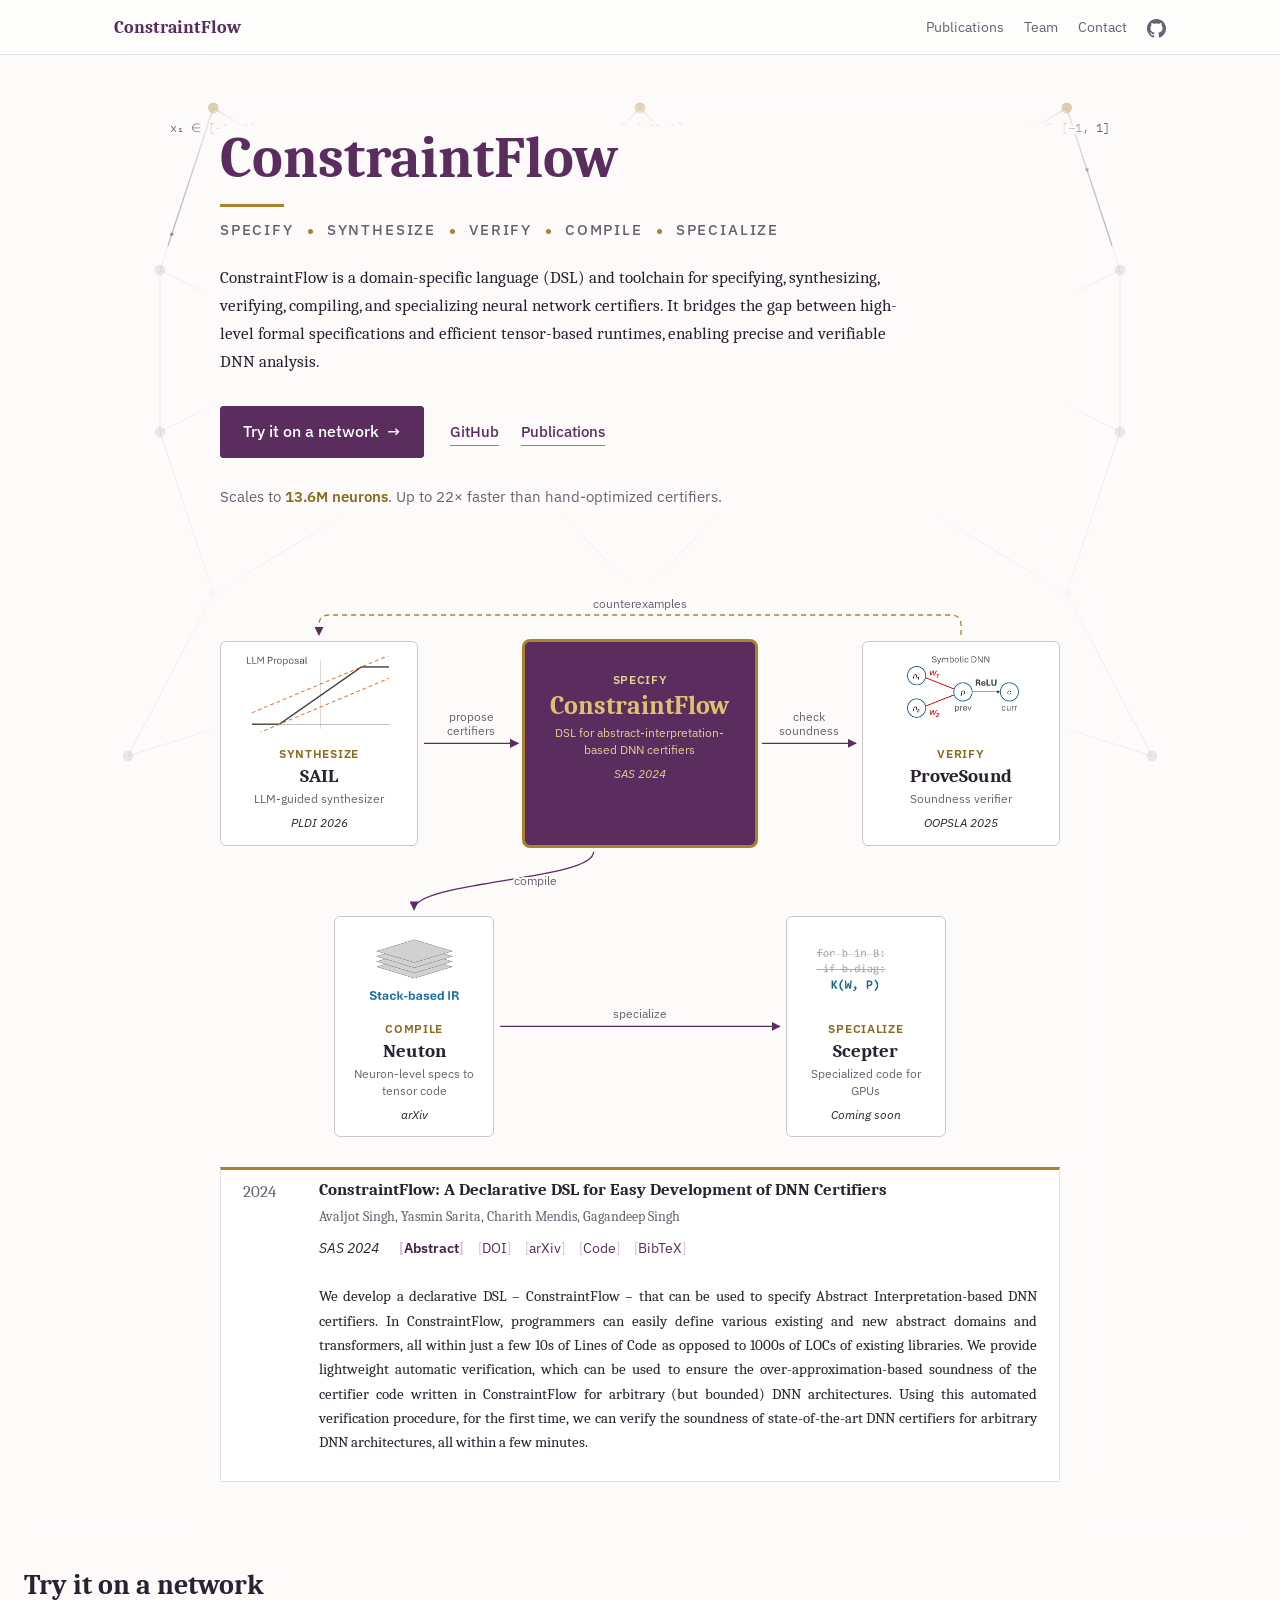
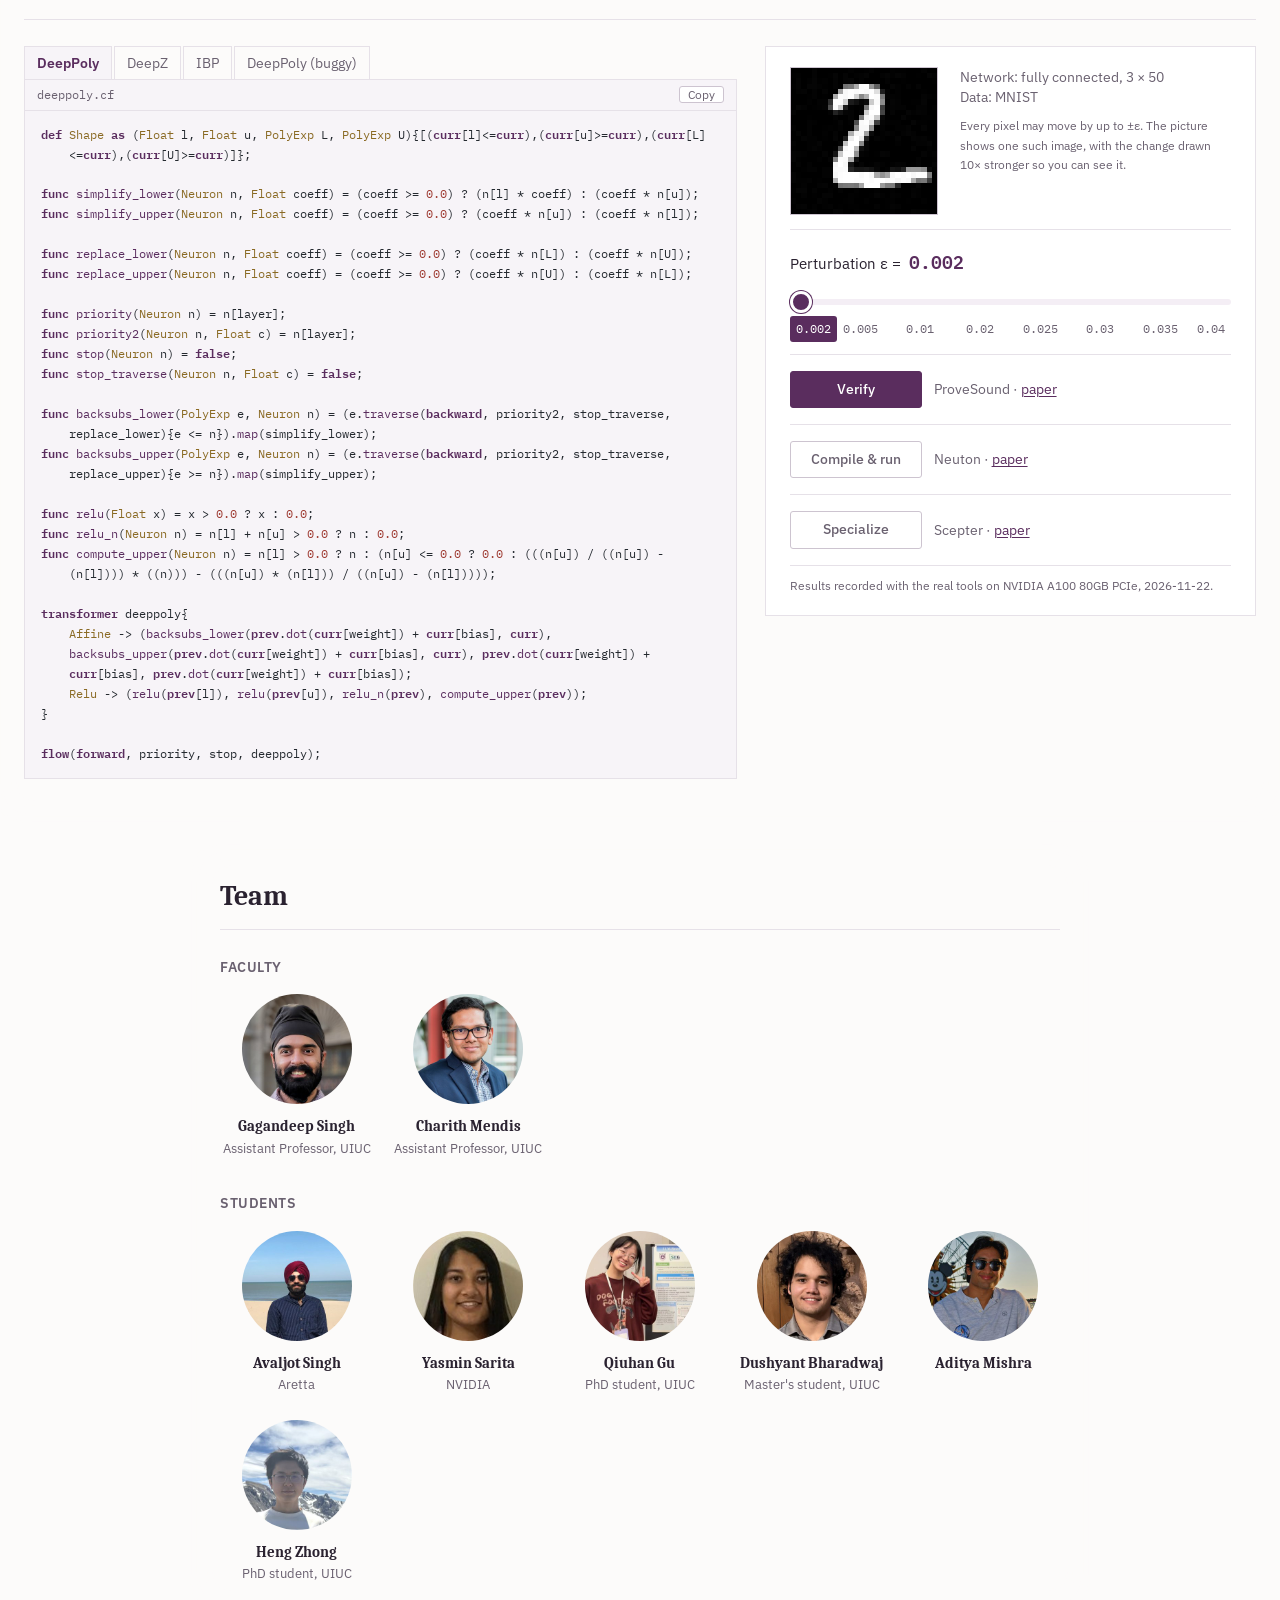
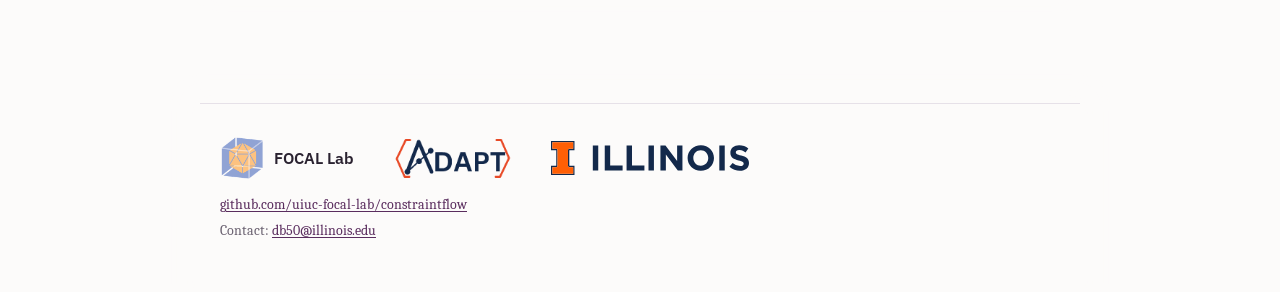
<file: index.html>
<!DOCTYPE html>
<html lang="en">
<head>
    <meta charset="UTF-8">
    <meta name="viewport" content="width=device-width, initial-scale=1.0">
    <title>ConstraintFlow</title>
    <meta name="description" content="ConstraintFlow: a DSL and toolchain for specifying, synthesizing, verifying, compiling, and specializing neural network certifiers.">
    <link rel="preconnect" href="https://fonts.googleapis.com">
    <link rel="preconnect" href="https://fonts.gstatic.com" crossorigin>
    <link href="https://fonts.googleapis.com/css2?family=IBM+Plex+Mono:wght@400;500&family=IBM+Plex+Sans:ital,wght@0,400;0,500;0,600;1,400&family=Caladea:ital,wght@0,400;0,700;1,400&display=swap" rel="stylesheet">
    <link rel="stylesheet" href="css/site.css">
</head>
<body>
    <canvas id="flow-bg" aria-hidden="true"></canvas>

    <header class="topbar">
        <div class="topbar-inner">
            <a class="brand" href="#top">ConstraintFlow</a>
            <div class="topbar-links">
                <a href="publications.html">Publications</a>
                <a href="#team">Team</a>
                <a href="mailto:db50@illinois.edu">Contact</a>
                <a href="https://github.com/uiuc-focal-lab/constraintflow" target="_blank" title="GitHub repository">
                    <svg xmlns="http://www.w3.org/2000/svg" viewBox="0 0 24 24"><path fill="currentColor" d="M12 0c-6.626 0-12 5.373-12 12 0 5.302 3.438 9.8 8.207 11.387.599.111.793-.261.793-.577v-2.234c-3.338.726-4.033-1.416-4.033-1.416-.546-1.387-1.333-1.756-1.333-1.756-1.089-.745.083-.729.083-.729 1.205.084 1.839 1.237 1.839 1.237 1.07 1.834 2.807 1.304 3.492.997.107-.775.418-1.305.762-1.604-2.665-.305-5.467-1.334-5.467-5.931 0-1.311.469-2.381 1.236-3.221-.124-.303-.535-1.524.117-3.176 0 0 1.008-.322 3.301 1.23.957-.266 1.983-.399 3.003-.404 1.02.005 2.047.138 3.006.404 2.291-1.552 3.297-1.23 3.297-1.23.653 1.653.242 2.874.118 3.176.77.84 1.235 1.911 1.235 3.221 0 4.609-2.807 5.624-5.479 5.921.43.372.823 1.102.823 2.222v3.293c0 .319.192.694.801.576 4.765-1.589 8.199-6.086 8.199-11.386 0-6.627-5.373-12-12-12z"/></svg>
                </a>
            </div>
        </div>
    </header>

    <main id="top">
        <!-- Hero -->
        <section class="hero">
            <h1>ConstraintFlow</h1>
            <p class="tagline"><span>Specify</span><span>Synthesize</span><span>Verify</span><span>Compile</span><span>Specialize</span></p>
            <p class="lead">
                ConstraintFlow is a domain-specific language (DSL) and toolchain for specifying, synthesizing, verifying, compiling, and specializing neural network certifiers. It bridges the gap between high-level formal specifications and efficient tensor-based runtimes, enabling precise and verifiable DNN analysis.
            </p>
            <div class="actions">
                <a class="btn primary" href="#example">Try it on a network<span class="arr">→</span></a>
                <span class="links">
                    <a class="textlink" href="https://github.com/uiuc-focal-lab/constraintflow" target="_blank">GitHub</a>
                    <a class="textlink" href="publications.html">Publications</a>
                </span>
            </div>
            <p class="scale" id="scale-line">Scales to <b>13.6M neurons</b>. Up to 22× faster than hand&#8209;optimized certifiers.</p>
        </section>

        <!-- Overview (placeholder diagram) -->
        <section id="ecosystem">
            <div class="eco" id="eco">
                <svg class="eco-arrows" id="eco-arrows" aria-hidden="true"></svg>
                <button class="eco-node" data-paper="sail" style="grid-area: sail">
                    <img class="eco-icon" src="images/icons/sail.png" alt="LLM proposal: candidate bounds around a function">
                    <span class="eco-role">Synthesize</span>
                    <span class="eco-name">SAIL</span>
                    <span class="eco-sub">LLM-guided synthesizer</span>
                    <span class="eco-venue">PLDI 2026</span>
                </button>
                <button class="eco-node eco-core" data-paper="constraintflow" style="grid-area: cf">
                    <span class="eco-role">Specify</span>
                    <span class="eco-name">ConstraintFlow</span>
                    <span class="eco-sub">DSL for abstract-interpretation-based DNN certifiers</span>
                    <span class="eco-venue">SAS 2024</span>
                </button>
                <button class="eco-node" data-paper="provesound" style="grid-area: ps">
                    <img class="eco-icon" src="images/icons/provesound.png" alt="Symbolic DNN: neurons n1, n2 feeding p through ReLU to c">
                    <span class="eco-role">Verify</span>
                    <span class="eco-name">ProveSound</span>
                    <span class="eco-sub">Soundness verifier</span>
                    <span class="eco-venue">OOPSLA 2025</span>
                </button>
                <button class="eco-node" data-paper="neuton" style="grid-area: neu">
                    <img class="eco-icon" src="images/icons/neuton.png" alt="Stack-based IR">
                    <span class="eco-role">Compile</span>
                    <span class="eco-name">Neuton</span>
                    <span class="eco-sub">Neuron-level specs to tensor code</span>
                    <span class="eco-venue">arXiv</span>
                </button>
                <button class="eco-node" data-paper="scepter" style="grid-area: sce">
                    <img class="eco-icon" src="images/icons/scepter.png" alt="Specialized code: the loop and branch removed, leaving K(W, P)">
                    <span class="eco-role">Specialize</span>
                    <span class="eco-name">Scepter</span>
                    <span class="eco-sub">Specialized code for GPUs</span>
                    <span class="eco-venue">Coming soon</span>
                </button>
            </div>
            <div class="eco-card" id="eco-card" aria-live="polite"></div>
            <div id="paper-store" hidden>
            <ul class="pubs">
                <li class="pub" id="paper-constraintflow">
                    <div class="year">2024</div>
                    <div>
                        <p class="title">ConstraintFlow: A Declarative DSL for Easy Development of DNN Certifiers</p>
                        <p class="authors">Avaljot Singh, Yasmin Sarita, Charith Mendis, Gagandeep Singh</p>
                        <div class="pub-links">
                            <span class="venue-tag">SAS 2024</span>
                            <details><summary>Abstract</summary></details>
                            <a href="https://doi.org/10.1007/978-3-031-74776-2_16" target="_blank">DOI</a>
                            <a href="https://arxiv.org/abs/2403.18729" target="_blank">arXiv</a>
                            <a href="https://github.com/uiuc-focal-lab/constraintflow" target="_blank">Code</a>
                            <details><summary>BibTeX</summary></details>
                        </div>
                    </div>
                    <div class="pub-extra" hidden data-abstract>
                        <p>We develop a declarative DSL &ndash; ConstraintFlow &ndash; that can be used to specify Abstract Interpretation-based DNN certifiers. In ConstraintFlow, programmers can easily define various existing and new abstract domains and transformers, all within just a few 10s of Lines of Code as opposed to 1000s of LOCs of existing libraries. We provide lightweight automatic verification, which can be used to ensure the over-approximation-based soundness of the certifier code written in ConstraintFlow for arbitrary (but bounded) DNN architectures. Using this automated verification procedure, for the first time, we can verify the soundness of state-of-the-art DNN certifiers for arbitrary DNN architectures, all within a few minutes.</p>
                    </div>
                    <div class="pub-extra" hidden data-bibtex>
                        <div class="code-wrap"><div class="code-title"><span>BibTeX</span><button class="copy-btn" data-copy="bib-cf">Copy</button></div>
<pre class="code" id="bib-cf">@inproceedings{singh2024constraintflow,
  title     = {ConstraintFlow: A Declarative DSL for Easy Development of DNN Certifiers},
  author    = {Singh, Avaljot and Sarita, Yasmin and Mendis, Charith and Singh, Gagandeep},
  booktitle = {Static Analysis (SAS 2024)},
  series    = {Lecture Notes in Computer Science},
  publisher = {Springer Nature Switzerland},
  pages     = {407--424},
  year      = {2024},
  doi       = {10.1007/978-3-031-74776-2_16}
}</pre></div>
                    </div>
                </li>

                <li class="pub" id="paper-provesound">
                    <div class="year">2025</div>
                    <div>
                        <p class="title">Automated Verification of Soundness of DNN Certifiers</p>
                        <p class="authors">Avaljot Singh, Yasmin Chandini Sarita, Charith Mendis, Gagandeep Singh</p>
                        <div class="pub-links">
                            <span class="venue-tag">OOPSLA 2025</span>
                            <details><summary>Abstract</summary></details>
                            <a href="https://doi.org/10.1145/3720509" target="_blank">DOI</a>
                            <a href="https://arxiv.org/abs/2504.04542" target="_blank">arXiv</a>
                            <a href="https://github.com/uiuc-focal-lab/constraintflow" target="_blank">Code</a>
                            <details><summary>BibTeX</summary></details>
                        </div>
                    </div>
                    <div class="pub-extra" hidden data-abstract>
                        <p>The uninterpretability of Deep Neural Networks (DNNs) hinders their use in safety-critical applications. Abstract Interpretation-based DNN certifiers provide promising avenues for building trust in DNNs. Unsoundness in the mathematical logic of these certifiers can lead to incorrect results. However, current approaches to ensure their soundness rely on manual, expert-driven proofs that are tedious to develop, limiting the speed of developing new certifiers. Automating the verification process is challenging due to the complexity of verifying certifiers for arbitrary DNN architectures and handling diverse abstract analyses. We introduce ProveSound, a novel verification procedure that automates the soundness verification of DNN certifiers for arbitrary DNN architectures. Our core contribution is the novel concept of a symbolic DNN, using which, ProveSound reduces the soundness property, a universal quantification over arbitrary DNNs, to a tractable symbolic representation, enabling verification with standard SMT solvers. By formalizing the syntax and operational semantics of ConstraintFlow, a DSL for specifying certifiers, ProveSound efficiently verifies both existing and new certifiers, handling arbitrary DNN architectures.</p>
                    </div>
                    <div class="pub-extra" hidden data-bibtex>
                        <div class="code-wrap"><div class="code-title"><span>BibTeX</span><button class="copy-btn" data-copy="bib-ps">Copy</button></div>
<pre class="code" id="bib-ps">@article{singh2025provesound,
  title   = {Automated Verification of Soundness of DNN Certifiers},
  author  = {Singh, Avaljot and Sarita, Yasmin Chandini and Mendis, Charith and Singh, Gagandeep},
  journal = {Proceedings of the ACM on Programming Languages},
  volume  = {9},
  number  = {OOPSLA1},
  pages   = {1802--1830},
  year    = {2025},
  doi     = {10.1145/3720509}
}</pre></div>
                    </div>
                </li>

                <li class="pub" id="paper-neuton">
                    <div class="year">2025</div>
                    <div>
                        <p class="title">Automatic Tensor-level Execution of Abstract Interpreters for Neural Networks</p>
                        <p class="authors">Avaljot Singh, Yasmin Chandini Sarita, Aditya Mishra, Gagandeep Singh, Charith Mendis</p>
                        <div class="pub-links">
                            <span class="venue-tag">arXiv</span>
                            <details><summary>Abstract</summary></details>
                            <a href="https://arxiv.org/pdf/2507.20055" target="_blank">PDF</a>
                            <a href="https://github.com/uiuc-focal-lab/constraintflow" target="_blank">Code</a>
                            <details><summary>BibTeX</summary></details>
                        </div>
                    </div>
                    <div class="pub-extra" hidden data-abstract>
                        <p>Developing new abstract interpretation-based DNN certifiers is difficult because their mathematical design is expressed at the neuron level, while implementations must operate at the tensor level. Existing libraries such as auto_LiRPA, IVAN, and ERAN support fixed sets of certifiers; extending them requires expertise in formal methods and tensor programming. Domain-specific languages such as ConstraintFlow let researchers specify certifiers at the neuron level, but cannot run them on real DNNs. We present Neuton, a framework that automatically translates neuron-level certifier specifications into tensor-level executables, enabling new DNN certifiers without manual tensor programming. Neuton makes three contributions. First, a stack-based intermediate representation (IR) and shape analysis infer implicit tensor operations, including broadcasts, dimension expansions, and reductions, required for correct execution. Second, domain-specific rewrite rules optimize common tensor operation sequences into more efficient equivalents. Third, gBCSR is a sparse tensor format using variable-sized, layer-aligned blocks over a non-zero default value, tailored to DNN certifier sparsity. We prove that translation preserves neuron-level semantics. We evaluate Neuton on 8 certifiers and 32 DNN benchmarks. Neuton compiles four existing certifiers and produces the first executable implementations of four others: two previously specified but never run, and two new designs. These expose precision-runtime trade-offs unavailable in existing libraries. For example, SkipPoly matches DeepPoly's precision on all 32 DNNs while running as fast or faster on half. Neuton's runtime on existing certifiers is competitive with hand-optimized libraries.</p>
                    </div>
                    <div class="pub-extra" hidden data-bibtex>
                        <div class="code-wrap"><div class="code-title"><span>BibTeX</span><button class="copy-btn" data-copy="bib-neuton">Copy</button></div>
<pre class="code" id="bib-neuton">@misc{singh2025neuton,
  title         = {Automatic Tensor-level Execution of Abstract Interpreters for Neural Networks},
  author        = {Singh, Avaljot and Sarita, Yasmin Chandini and Mishra, Aditya and Singh, Gagandeep and Mendis, Charith},
  year          = {2025},
  eprint        = {2507.20055},
  archivePrefix = {arXiv},
  url           = {https://arxiv.org/abs/2507.20055}
}</pre></div>
                    </div>
                </li>

                <li class="pub" id="paper-sail">
                    <div class="year">2026</div>
                    <div>
                        <p class="title">SAIL: Sound Abstract Interpreters with LLMs</p>
                        <p class="authors">Qiuhan Gu, Avaljot Singh, Gagandeep Singh</p>
                        <div class="pub-links">
                            <span class="venue-tag">PLDI 2026</span>
                            <details><summary>Abstract</summary></details>
                            <a href="https://dl.acm.org/doi/pdf/10.1145/3808308" target="_blank">PDF</a>
                            <a href="https://doi.org/10.1145/3808308" target="_blank">DOI</a>
                            <a href="https://arxiv.org/abs/2511.13663" target="_blank">arXiv</a>
                            <details><summary>BibTeX</summary></details>
                        </div>
                    </div>
                    <div class="pub-extra" hidden data-abstract>
                        <p>How to construct globally sound abstract interpreters to safely approximate program behaviors remains a bottleneck in abstract interpretation. In this paper, we show the potential of using state-of-the-art LLMs to automate this tedious process. Focusing on the neural network verification area, we synthesize non-trivial sound abstract transformers across diverse abstract domains using LLMs to search within infinite space from scratch. We formalize the synthesis task as a constrained optimization problem, for which we design a novel mathematically grounded cost function that measures the degree of unsoundness of each generated candidate transformer, while enforcing hard syntactic and semantic validity constraints. Building on this formulation, we introduce SAIL, a novel unified framework that combines model generation, syntactic and semantic validation, and cost-function-based refinement to synthesize globally sound abstract transformers. Evaluation results show that SAIL not only matches the performance of manually designed transformers, but also is able to synthesize sound and high-precision transformers that do not exist in the literature for complex non-linear operators.</p>
                    </div>
                    <div class="pub-extra" hidden data-bibtex>
                        <div class="code-wrap"><div class="code-title"><span>BibTeX</span><button class="copy-btn" data-copy="bib-sail">Copy</button></div>
<pre class="code" id="bib-sail">@article{gu2026sail,
  title   = {SAIL: Sound Abstract Interpreters with LLMs},
  author  = {Gu, Qiuhan and Singh, Avaljot and Singh, Gagandeep},
  journal = {Proceedings of the ACM on Programming Languages},
  volume  = {10},
  number  = {PLDI},
  pages   = {1534--1559},
  year    = {2026},
  doi     = {10.1145/3808308}
}</pre></div>
                    </div>
                </li>

                <li class="pub" id="paper-scepter">
                    <div class="year">2026</div>
                    <div>
                        <p class="title">Fast and Scalable Abstract Interpretation for Deep Neural Networks</p>
                        <p class="authors">Avaljot Singh<sup>*</sup>, Dushyant Bharadwaj<sup>*</sup>, Yasmin Sarita, Heng Zhong, Charith Mendis, Gagandeep Singh <span class="eq-note">(* equal contribution)</span></p>
                        <div class="pub-links">
                            <span class="venue-tag soon-tag">Coming soon</span>
                            <details><summary>Abstract</summary></details>
                        </div>
                    </div>
                    <div class="pub-extra" hidden data-abstract>
                        <p>Abstract interpretation can certify properties of Deep Neural Networks (DNNs), but precise analyses remain expensive. General implementations repeat work when analyzing the same architecture under different inputs and properties. Interleaving this work with numerical operations limits GPU utilization and restricts how much of the analysis a tensor compiler can process together.</p>
                        <p>We present Scepter, a framework for specializing DNN abstract interpreters through structural semantics. The semantics determines the structure of intermediate abstract values while deferring their numerical evaluation. Structural computations from successive operations can therefore be performed together before certification, generating an executable tensor program for the numerical computation. With the interpreter, architecture, and input and batch shapes fixed, the program can be reused with different weights and input regions. We prove that it computes the same bounds as the general interpreter in exact arithmetic. The generated program also exposes operations and their dependencies for tensor compilation and memory planning. We implement Scepter for the tensor programs that Neuton generates from ConstraintFlow specifications.</p>
                        <p>We evaluate Scepter on eight abstract interpreters and 44 DNNs against six baseline systems on GPUs and CPUs. Across the evaluated analyses, Scepter handles networks with up to 153&times; as many neurons as the largest completed by the corresponding baselines. It completes DeepPoly on ResNet50 and VGG-16, whereas none of the evaluated DeepPoly baselines completes either network. On configurations completed by both systems, GPU geometric-mean speedups over Neuton range from 11.9&times; to 44.4&times; across eight analyses, with a 2.60&times; geometric-mean reduction in peak memory. In an input-splitting case study, Scepter proves 68 properties for which the baselines times out.</p>
                    </div>
                </li>
            </ul>
            </div>
        </section>

        <!-- Pipeline -->
        <section id="example">
            <div class="section-head">
                <h2>Try it on a network</h2>
            </div>
            <p class="placeholder-note" id="ex-placeholder" hidden>Placeholder results: the tools have not been run yet. The specs and the image are real.</p>
            <div class="example">
                <div class="ex-spec" id="specify">
                    <div class="ex-tabs" id="ex-tabs" role="tablist"></div>
                    <div class="code-wrap">
                        <div class="code-title"><span id="ex-file"></span><button class="copy-btn" data-copy="ex-code">Copy</button></div>
                        <pre class="code cf ex-code" id="ex-code"></pre>
                    </div>
                </div>
                <div class="ex-run">
                    <div class="ex-input">
                        <canvas id="ex-image" width="28" height="28" aria-label="MNIST test image"></canvas>
                        <div class="ex-input-info">
                            <div class="ex-meta"><span id="ex-network"></span><br><span id="ex-image-desc"></span></div>
                            <div class="ex-device" id="ex-device" role="radiogroup" aria-label="Device"></div>
                            <div class="ex-hint">Every pixel may move by up to &plusmn;&epsilon;. The picture shows one such image, with the change drawn 10&times; stronger so you can see it.</div>
                        </div>
                    </div>

                    <div class="ex-eps-row">
                        <label class="ex-eps" for="ex-eps">Perturbation &epsilon; = <b id="ex-eps-val">0</b></label>
                        <input type="range" id="ex-eps" min="0" max="0" step="1" value="0">
                        <div class="ex-ticks" id="ex-ticks"></div>
                    </div>

                    <div class="ex-step" id="verify">
                        <div class="ex-step-head"><button class="ex-btn" data-step="verify">Verify</button><span class="ex-tool">ProveSound &middot; <a href="#paper-provesound">paper</a></span></div>
                        <div class="ex-out" data-out="verify" hidden></div>
                    </div>
                    <div class="ex-step" id="compile">
                        <div class="ex-step-head"><button class="ex-btn" data-step="compile">Compile &amp; run</button><span class="ex-tool">Neuton &middot; <a href="#paper-neuton">paper</a></span></div>
                        <div class="ex-out" data-out="compile" hidden></div>
                    </div>
                    <div class="ex-step" id="specialize">
                        <div class="ex-step-head"><button class="ex-btn" data-step="specialize">Specialize</button><span class="ex-tool">Scepter &middot; <a href="#paper-scepter">paper</a></span></div>
                        <div class="ex-out" data-out="specialize" hidden></div>
                    </div>
                    <p class="ex-recorded" id="ex-recorded"></p>
                </div>
            </div>
        </section>



        <!-- Publications -->

        <!-- Team -->
        <section id="team">
            <div class="section-head">
                <h2>Team</h2>
            </div>
            <div class="team-group">
                <h3>Faculty</h3>
                <div class="team-grid">
                    <a class="member" href="https://ggndpsngh.github.io/" target="_blank">
                        <img src="images/team/gagandeep.jpg" alt="Gagandeep Singh">
                        <div class="name">Gagandeep Singh</div>
                        <div class="role">Assistant Professor, UIUC</div>
                    </a>
                    <a class="member" href="https://charithmendis.com/" target="_blank">
                        <img src="images/team/charith.jpg" alt="Charith Mendis">
                        <div class="name">Charith Mendis</div>
                        <div class="role">Assistant Professor, UIUC</div>
                    </a>
                </div>
            </div>
            <div class="team-group">
                <h3>Students</h3>
                <div class="team-grid">
                    <a class="member" href="https://avaljotsingh.github.io/" target="_blank">
                        <img src="images/team/avaljot.jpg" alt="Avaljot Singh">
                        <div class="name">Avaljot Singh</div>
                        <div class="role">Aretta</div>
                    </a>
                    <a class="member" href="https://scholar.google.com/citations?user=igWRZ6UAAAAJ&amp;hl=en" target="_blank">
                        <img src="images/team/yasmin.jpg" alt="Yasmin Chandini Sarita">
                        <div class="name">Yasmin Sarita</div>
                        <div class="role">NVIDIA</div>
                    </a>
                    <a class="member" href="https://guqiuhan.github.io/" target="_blank">
                        <img src="images/team/qiuhan.jpg" alt="Qiuhan Gu">
                        <div class="name">Qiuhan Gu</div>
                        <div class="role">PhD student, UIUC</div>
                    </a>
                    <a class="member" href="https://dush1508.github.io/" target="_blank">
                        <img src="images/team/dushyant.jpg" alt="Dushyant Bharadwaj">
                        <div class="name">Dushyant Bharadwaj</div>
                        <div class="role">Master's student, UIUC</div>
                    </a>
                    <!-- TODO: role -->
                    <a class="member" href="https://www.linkedin.com/in/amish54/" target="_blank">
                        <img src="images/team/aditya.jpg" alt="Aditya Mishra">
                        <div class="name">Aditya Mishra</div>
                        <div class="role">&nbsp;</div>
                    </a>
                    <a class="member" href="https://heng-zhong-2003.github.io/" target="_blank">
                        <img src="images/team/heng.jpg" alt="Heng Zhong">
                        <div class="name">Heng Zhong</div>
                        <div class="role">PhD student, UIUC</div>
                    </a>
                </div>
            </div>
        </section>
    </main>

    <footer>
        <div class="labs">
            <a class="lab" href="https://github.com/uiuc-focal-lab" target="_blank" title="FOCAL Lab"><img src="images/labs/focal.png" alt="FOCAL Lab logo"><span>FOCAL Lab</span></a>
            <a class="lab" href="https://www.adaptuiuc.web.illinois.edu/" target="_blank" title="ADAPT Lab"><img src="images/labs/adapt.png" alt="ADAPT Lab"></a>
            <a class="lab" href="https://illinois.edu/" target="_blank" title="University of Illinois Urbana-Champaign"><img src="images/labs/illinois.svg" alt="University of Illinois Urbana-Champaign"></a>
        </div>
        <p><a href="https://github.com/uiuc-focal-lab/constraintflow" target="_blank">github.com/uiuc-focal-lab/constraintflow</a></p>
        <p>Contact: <a href="mailto:db50@illinois.edu">db50@illinois.edu</a></p>
    </footer>

    <script src="js/flow-bg.js"></script>
    <script src="js/site.js"></script>
    <script src="js/example-data.js"></script>
    <script src="js/example.js"></script>
    <script src="js/ecosystem.js"></script>
</body>
</html>
</file>
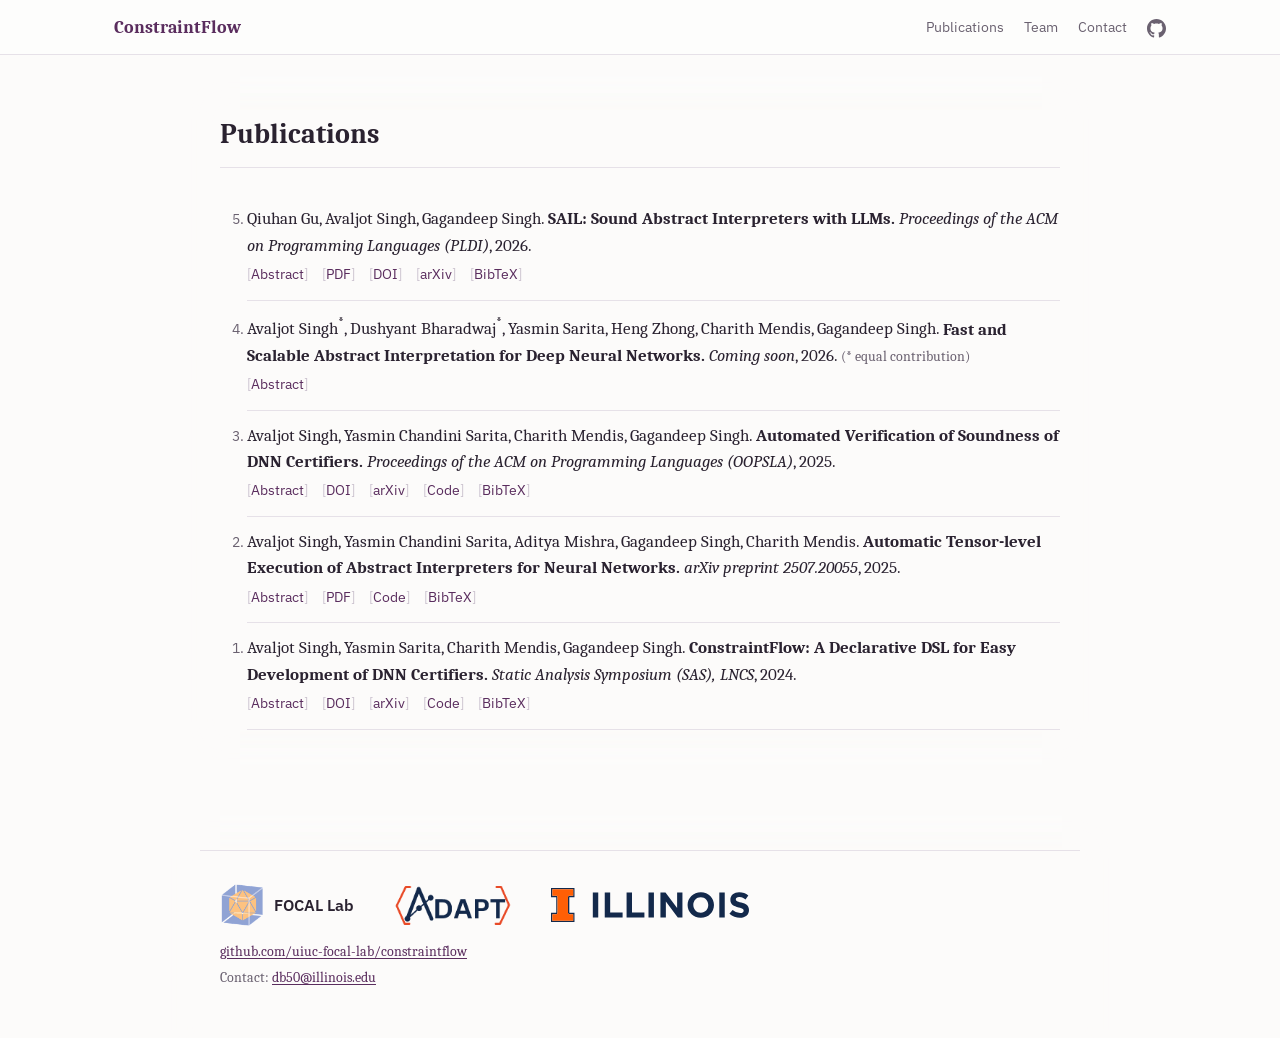
<file: publications.html>
<!DOCTYPE html>
<html lang="en">
<head>
    <meta charset="UTF-8">
    <meta name="viewport" content="width=device-width, initial-scale=1.0">
    <title>Publications · ConstraintFlow</title>
    <meta name="description" content="ConstraintFlow: a DSL and toolchain for specifying, verifying, and compiling neural network certifiers.">
    <link rel="preconnect" href="https://fonts.googleapis.com">
    <link rel="preconnect" href="https://fonts.gstatic.com" crossorigin>
    <link href="https://fonts.googleapis.com/css2?family=IBM+Plex+Mono:wght@400;500&family=IBM+Plex+Sans:ital,wght@0,400;0,500;0,600;1,400&family=Caladea:ital,wght@0,400;0,700;1,400&display=swap" rel="stylesheet">
    <link rel="stylesheet" href="css/site.css">
</head>
<body>
    
    <header class="topbar">
        <div class="topbar-inner">
            <a class="brand" href="index.html#top">ConstraintFlow</a>
            <div class="topbar-links">
                <a href="publications.html">Publications</a>
                <a href="index.html#team">Team</a>
                <a href="mailto:db50@illinois.edu">Contact</a>
                <a href="https://github.com/uiuc-focal-lab/constraintflow" target="_blank" title="GitHub repository">
                    <svg xmlns="http://www.w3.org/2000/svg" viewBox="0 0 24 24"><path fill="currentColor" d="M12 0c-6.626 0-12 5.373-12 12 0 5.302 3.438 9.8 8.207 11.387.599.111.793-.261.793-.577v-2.234c-3.338.726-4.033-1.416-4.033-1.416-.546-1.387-1.333-1.756-1.333-1.756-1.089-.745.083-.729.083-.729 1.205.084 1.839 1.237 1.839 1.237 1.07 1.834 2.807 1.304 3.492.997.107-.775.418-1.305.762-1.604-2.665-.305-5.467-1.334-5.467-5.931 0-1.311.469-2.381 1.236-3.221-.124-.303-.535-1.524.117-3.176 0 0 1.008-.322 3.301 1.23.957-.266 1.983-.399 3.003-.404 1.02.005 2.047.138 3.006.404 2.291-1.552 3.297-1.23 3.297-1.23.653 1.653.242 2.874.118 3.176.77.84 1.235 1.911 1.235 3.221 0 4.609-2.807 5.624-5.479 5.921.43.372.823 1.102.823 2.222v3.293c0 .319.192.694.801.576 4.765-1.589 8.199-6.086 8.199-11.386 0-6.627-5.373-12-12-12z"/></svg>
                </a>
            </div>
        </div>
    </header>

    <main>
        <section class="pubs-page">
            <div class="section-head">
                <h2>Publications</h2>
            </div>
            <ol class="cites" reversed>
            <li class="cite pub" id="pub-sail">
                <p class="cite-text"><span class="cite-authors">Qiuhan Gu, Avaljot Singh, Gagandeep Singh.</span> <span class="cite-title">SAIL: Sound Abstract Interpreters with LLMs.</span> <em>Proceedings of the ACM on Programming Languages (PLDI)</em>, 2026.</p>
                <div class="pub-links">
                    <details><summary>Abstract</summary></details>
                    <a href="https://dl.acm.org/doi/pdf/10.1145/3808308" target="_blank">PDF</a> <a href="https://doi.org/10.1145/3808308" target="_blank">DOI</a> <a href="https://arxiv.org/abs/2511.13663" target="_blank">arXiv</a>
                    <details><summary>BibTeX</summary></details>
                </div>
                <div class="pub-extra" hidden data-abstract><p>How to construct globally sound abstract interpreters to safely approximate program behaviors remains a bottleneck in abstract interpretation. In this paper, we show the potential of using state-of-the-art LLMs to automate this tedious process. Focusing on the neural network verification area, we synthesize non-trivial sound abstract transformers across diverse abstract domains using LLMs to search within infinite space from scratch. We formalize the synthesis task as a constrained optimization problem, for which we design a novel mathematically grounded cost function that measures the degree of unsoundness of each generated candidate transformer, while enforcing hard syntactic and semantic validity constraints. Building on this formulation, we introduce SAIL, a novel unified framework that combines model generation, syntactic and semantic validation, and cost-function-based refinement to synthesize globally sound abstract transformers. Evaluation results show that SAIL not only matches the performance of manually designed transformers, but also is able to synthesize sound and high-precision transformers that do not exist in the literature for complex non-linear operators.</p></div>
                <div class="pub-extra" hidden data-bibtex><div class="code-wrap"><div class="code-title"><span>BibTeX</span><button class="copy-btn" data-copy="pbib-sail">Copy</button></div><pre class="code" id="pbib-sail">@article{gu2026sail,
  title   = {SAIL: Sound Abstract Interpreters with LLMs},
  author  = {Gu, Qiuhan and Singh, Avaljot and Singh, Gagandeep},
  journal = {Proceedings of the ACM on Programming Languages},
  volume  = {10},
  number  = {PLDI},
  pages   = {1534--1559},
  year    = {2026},
  doi     = {10.1145/3808308}
}</pre></div></div>
            </li>
            <li class="cite pub" id="pub-scepter">
                <p class="cite-text"><span class="cite-authors">Avaljot Singh<sup>*</sup>, Dushyant Bharadwaj<sup>*</sup>, Yasmin Sarita, Heng Zhong, Charith Mendis, Gagandeep Singh.</span> <span class="cite-title">Fast and Scalable Abstract Interpretation for Deep Neural Networks.</span> <em>Coming soon</em>, 2026. <span class="eq-note">(* equal contribution)</span></p>
                <div class="pub-links">
                    <details><summary>Abstract</summary></details>
                    
                </div>
                <div class="pub-extra" hidden data-abstract><p>Abstract interpretation can certify properties of Deep Neural Networks (DNNs), but precise analyses remain expensive. General implementations repeat work when analyzing the same architecture under different inputs and properties. Interleaving this work with numerical operations limits GPU utilization and restricts how much of the analysis a tensor compiler can process together.</p>
                        <p>We present Scepter, a framework for specializing DNN abstract interpreters through structural semantics. The semantics determines the structure of intermediate abstract values while deferring their numerical evaluation. Structural computations from successive operations can therefore be performed together before certification, generating an executable tensor program for the numerical computation. With the interpreter, architecture, and input and batch shapes fixed, the program can be reused with different weights and input regions. We prove that it computes the same bounds as the general interpreter in exact arithmetic. The generated program also exposes operations and their dependencies for tensor compilation and memory planning. We implement Scepter for the tensor programs that Neuton generates from ConstraintFlow specifications.</p>
                        <p>We evaluate Scepter on eight abstract interpreters and 44 DNNs against six baseline systems on GPUs and CPUs. Across the evaluated analyses, Scepter handles networks with up to 153&times; as many neurons as the largest completed by the corresponding baselines. It completes DeepPoly on ResNet50 and VGG-16, whereas none of the evaluated DeepPoly baselines completes either network. On configurations completed by both systems, GPU geometric-mean speedups over Neuton range from 11.9&times; to 44.4&times; across eight analyses, with a 2.60&times; geometric-mean reduction in peak memory. In an input-splitting case study, Scepter proves 68 properties for which the baselines times out.</p></div>
                
            </li>
            <li class="cite pub" id="pub-provesound">
                <p class="cite-text"><span class="cite-authors">Avaljot Singh, Yasmin Chandini Sarita, Charith Mendis, Gagandeep Singh.</span> <span class="cite-title">Automated Verification of Soundness of DNN Certifiers.</span> <em>Proceedings of the ACM on Programming Languages (OOPSLA)</em>, 2025.</p>
                <div class="pub-links">
                    <details><summary>Abstract</summary></details>
                    <a href="https://doi.org/10.1145/3720509" target="_blank">DOI</a> <a href="https://arxiv.org/abs/2504.04542" target="_blank">arXiv</a> <a href="https://github.com/uiuc-focal-lab/constraintflow" target="_blank">Code</a>
                    <details><summary>BibTeX</summary></details>
                </div>
                <div class="pub-extra" hidden data-abstract><p>The uninterpretability of Deep Neural Networks (DNNs) hinders their use in safety-critical applications. Abstract Interpretation-based DNN certifiers provide promising avenues for building trust in DNNs. Unsoundness in the mathematical logic of these certifiers can lead to incorrect results. However, current approaches to ensure their soundness rely on manual, expert-driven proofs that are tedious to develop, limiting the speed of developing new certifiers. Automating the verification process is challenging due to the complexity of verifying certifiers for arbitrary DNN architectures and handling diverse abstract analyses. We introduce ProveSound, a novel verification procedure that automates the soundness verification of DNN certifiers for arbitrary DNN architectures. Our core contribution is the novel concept of a symbolic DNN, using which, ProveSound reduces the soundness property, a universal quantification over arbitrary DNNs, to a tractable symbolic representation, enabling verification with standard SMT solvers. By formalizing the syntax and operational semantics of ConstraintFlow, a DSL for specifying certifiers, ProveSound efficiently verifies both existing and new certifiers, handling arbitrary DNN architectures.</p></div>
                <div class="pub-extra" hidden data-bibtex><div class="code-wrap"><div class="code-title"><span>BibTeX</span><button class="copy-btn" data-copy="pbib-provesound">Copy</button></div><pre class="code" id="pbib-provesound">@article{singh2025provesound,
  title   = {Automated Verification of Soundness of DNN Certifiers},
  author  = {Singh, Avaljot and Sarita, Yasmin Chandini and Mendis, Charith and Singh, Gagandeep},
  journal = {Proceedings of the ACM on Programming Languages},
  volume  = {9},
  number  = {OOPSLA1},
  pages   = {1802--1830},
  year    = {2025},
  doi     = {10.1145/3720509}
}</pre></div></div>
            </li>
            <li class="cite pub" id="pub-neuton">
                <p class="cite-text"><span class="cite-authors">Avaljot Singh, Yasmin Chandini Sarita, Aditya Mishra, Gagandeep Singh, Charith Mendis.</span> <span class="cite-title">Automatic Tensor-level Execution of Abstract Interpreters for Neural Networks.</span> <em>arXiv preprint 2507.20055</em>, 2025.</p>
                <div class="pub-links">
                    <details><summary>Abstract</summary></details>
                    <a href="https://arxiv.org/pdf/2507.20055" target="_blank">PDF</a> <a href="https://github.com/uiuc-focal-lab/constraintflow" target="_blank">Code</a>
                    <details><summary>BibTeX</summary></details>
                </div>
                <div class="pub-extra" hidden data-abstract><p>Developing new abstract interpretation-based DNN certifiers is difficult because their mathematical design is expressed at the neuron level, while implementations must operate at the tensor level. Existing libraries such as auto_LiRPA, IVAN, and ERAN support fixed sets of certifiers; extending them requires expertise in formal methods and tensor programming. Domain-specific languages such as ConstraintFlow let researchers specify certifiers at the neuron level, but cannot run them on real DNNs. We present Neuton, a framework that automatically translates neuron-level certifier specifications into tensor-level executables, enabling new DNN certifiers without manual tensor programming. Neuton makes three contributions. First, a stack-based intermediate representation (IR) and shape analysis infer implicit tensor operations, including broadcasts, dimension expansions, and reductions, required for correct execution. Second, domain-specific rewrite rules optimize common tensor operation sequences into more efficient equivalents. Third, gBCSR is a sparse tensor format using variable-sized, layer-aligned blocks over a non-zero default value, tailored to DNN certifier sparsity. We prove that translation preserves neuron-level semantics. We evaluate Neuton on 8 certifiers and 32 DNN benchmarks. Neuton compiles four existing certifiers and produces the first executable implementations of four others: two previously specified but never run, and two new designs. These expose precision-runtime trade-offs unavailable in existing libraries. For example, SkipPoly matches DeepPoly's precision on all 32 DNNs while running as fast or faster on half. Neuton's runtime on existing certifiers is competitive with hand-optimized libraries.</p></div>
                <div class="pub-extra" hidden data-bibtex><div class="code-wrap"><div class="code-title"><span>BibTeX</span><button class="copy-btn" data-copy="pbib-neuton">Copy</button></div><pre class="code" id="pbib-neuton">@misc{singh2025neuton,
  title         = {Automatic Tensor-level Execution of Abstract Interpreters for Neural Networks},
  author        = {Singh, Avaljot and Sarita, Yasmin Chandini and Mishra, Aditya and Singh, Gagandeep and Mendis, Charith},
  year          = {2025},
  eprint        = {2507.20055},
  archivePrefix = {arXiv},
  url           = {https://arxiv.org/abs/2507.20055}
}</pre></div></div>
            </li>
            <li class="cite pub" id="pub-constraintflow">
                <p class="cite-text"><span class="cite-authors">Avaljot Singh, Yasmin Sarita, Charith Mendis, Gagandeep Singh.</span> <span class="cite-title">ConstraintFlow: A Declarative DSL for Easy Development of DNN Certifiers.</span> <em>Static Analysis Symposium (SAS), LNCS</em>, 2024.</p>
                <div class="pub-links">
                    <details><summary>Abstract</summary></details>
                    <a href="https://doi.org/10.1007/978-3-031-74776-2_16" target="_blank">DOI</a> <a href="https://arxiv.org/abs/2403.18729" target="_blank">arXiv</a> <a href="https://github.com/uiuc-focal-lab/constraintflow" target="_blank">Code</a>
                    <details><summary>BibTeX</summary></details>
                </div>
                <div class="pub-extra" hidden data-abstract><p>We develop a declarative DSL &ndash; ConstraintFlow &ndash; that can be used to specify Abstract Interpretation-based DNN certifiers. In ConstraintFlow, programmers can easily define various existing and new abstract domains and transformers, all within just a few 10s of Lines of Code as opposed to 1000s of LOCs of existing libraries. We provide lightweight automatic verification, which can be used to ensure the over-approximation-based soundness of the certifier code written in ConstraintFlow for arbitrary (but bounded) DNN architectures. Using this automated verification procedure, for the first time, we can verify the soundness of state-of-the-art DNN certifiers for arbitrary DNN architectures, all within a few minutes.</p></div>
                <div class="pub-extra" hidden data-bibtex><div class="code-wrap"><div class="code-title"><span>BibTeX</span><button class="copy-btn" data-copy="pbib-constraintflow">Copy</button></div><pre class="code" id="pbib-constraintflow">@inproceedings{singh2024constraintflow,
  title     = {ConstraintFlow: A Declarative DSL for Easy Development of DNN Certifiers},
  author    = {Singh, Avaljot and Sarita, Yasmin and Mendis, Charith and Singh, Gagandeep},
  booktitle = {Static Analysis (SAS 2024)},
  series    = {Lecture Notes in Computer Science},
  publisher = {Springer Nature Switzerland},
  pages     = {407--424},
  year      = {2024},
  doi       = {10.1007/978-3-031-74776-2_16}
}</pre></div></div>
            </li>
            </ol>
        </section>
    </main>

    <footer>
        <div class="labs">
            <a class="lab" href="https://github.com/uiuc-focal-lab" target="_blank" title="FOCAL Lab"><img src="images/labs/focal.png" alt="FOCAL Lab logo"><span>FOCAL Lab</span></a>
            <a class="lab" href="https://www.adaptuiuc.web.illinois.edu/" target="_blank" title="ADAPT Lab"><img src="images/labs/adapt.png" alt="ADAPT Lab"></a>
            <a class="lab" href="https://illinois.edu/" target="_blank" title="University of Illinois Urbana-Champaign"><img src="images/labs/illinois.svg" alt="University of Illinois Urbana-Champaign"></a>
        </div>
        <p><a href="https://github.com/uiuc-focal-lab/constraintflow" target="_blank">github.com/uiuc-focal-lab/constraintflow</a></p>
        <p>Contact: <a href="mailto:db50@illinois.edu">db50@illinois.edu</a></p>
    </footer>

    <script src="js/site.js"></script>
</body>
</html>
</file>
<file: css/site.css>
:root {
    /* Byzantine palette: muted purple with gold. */
    --paper: #fcfbfa;
    --card: #ffffff;
    --ink: #2a2230;
    --primary: #5a2d5e;         /* muted Byzantium */
    --primary-dark: #43204a;
    --tint: #f4eef5;
    --cream: #faf4e4;           /* ConstraintFlow core node */
    --cream-edge: #d8bf86;
    --gold: #a8842f;            /* second colour: roles, selection, title rule, counterexample loop */
    --gold-text: #8a6a1f;       /* gold dark enough for small text on white */
    --accent: #a8842f;
    --ok: #3d6b4f;
    --bad: #9e3b32;
    --muted: #6a6170;
    --rule: #e6e1e8;
    --rule-strong: #cdc4d0;
    --code-bg: #f7f4f8;
    --serif: Cambria, Caladea, Georgia, "Times New Roman", serif;   /* Caladea: free, Cambria-metric */
    --sans: "IBM Plex Sans", "Helvetica Neue", Arial, sans-serif;
    --mono: "IBM Plex Mono", ui-monospace, SFMono-Regular, Menlo, Consolas, monospace;
}

* { box-sizing: border-box; }

html {
    background: var(--paper);
    scroll-behavior: smooth;
    scroll-padding-top: 64px;
}

body {
    margin: 0;
    font-family: var(--serif);
    font-size: 17px;
    line-height: 1.65;
    color: var(--ink);
}

a { color: var(--primary); text-underline-offset: 2px; }
a:hover { color: var(--primary-dark); }

code { font-family: var(--mono); font-size: 0.88em; font-variant-ligatures: none; }

#flow-bg {
    position: fixed;
    inset: 0;
    width: 100%;
    height: 100%;
    z-index: -1;
    pointer-events: none;
}

/* ---- Top bar ---- */
.topbar {
    position: sticky;
    top: 0;
    z-index: 10;
    background: rgba(253, 253, 252, 0.94);
    backdrop-filter: blur(6px);
    border-bottom: 1px solid var(--rule);
}

.topbar-inner {
    max-width: 1100px;
    margin: 0 auto;
    padding: 0 24px;
    height: 54px;
    display: flex;
    align-items: center;
    gap: 24px;
}

.brand {
    font-family: var(--serif);
    font-size: 1.15rem;
    font-weight: 600;
    color: var(--primary);
    text-decoration: none;
    white-space: nowrap;
}
.brand:hover { color: var(--primary); }

.topbar-links {
    margin-left: auto;
    display: flex;
    align-items: center;
    gap: 20px;
    font-size: 0.86rem;
    white-space: nowrap;
}
.topbar-links a { color: var(--muted); text-decoration: none; }
.topbar-links a:hover { color: var(--ink); }
.topbar-links svg { width: 19px; height: 19px; vertical-align: middle; }

/* ---- Content column (the background labels sit outside it) ---- */
main {
    max-width: 880px;
    margin: 0 auto;
    padding: 0 20px 40px;
}

/* Sections get a paper backing with a feathered edge, so the network shows only around them. */
main > section {
    margin: 80px 0;
    background: var(--paper);
    box-shadow: 0 0 24px 18px var(--paper);
}

h1, h2, h3 { font-family: var(--serif); font-weight: 700; color: var(--ink); }

/* Interface elements stay in the sans. */
.topbar, .btn, .copy-btn, .pub-links, .team-group h3, .member .role, .code-title, .ex-tabs, .ex-btn, .ex-tool, .ex-meta, .ex-hint, .ex-eps, .ex-out, .placeholder-note, .ex-recorded { font-family: var(--sans); }

/* ---- Hero ---- */
.hero { margin-top: 72px; }

.hero h1 {
    font-size: clamp(2.5rem, 5.5vw, 3.6rem);
    line-height: 1.1;
    margin: 0 0 10px;
    color: var(--primary);
}
.hero h1::after { content: ""; display: block; width: 64px; height: 3px; background: var(--gold); margin-top: 14px; }

.hero .tagline {
    display: flex;
    flex-wrap: wrap;
    align-items: center;
    font-family: var(--sans);
    font-size: 0.95rem;
    font-weight: 500;
    letter-spacing: 0.12em;
    text-transform: uppercase;
    color: var(--muted);
    margin: 0 0 22px;
}
/* The five steps, separated by small gold dots. */
.hero .tagline span + span::before { content: ""; display: inline-block; width: 5px; height: 5px; border-radius: 50%; background: var(--gold); margin: 0 14px; vertical-align: middle; }

.hero .lead {
    font-size: 1.06rem;
    max-width: 700px;
    margin: 0 0 30px;
}

.actions { display: flex; flex-wrap: wrap; gap: 12px; align-items: center; }
.hero .actions { gap: 18px 26px; margin-top: 4px; }
.hero .btn.primary { padding: 12px 22px; font-size: 0.98rem; }
.hero .btn.primary .arr { display: inline-block; margin-left: 8px; transition: transform 0.15s; }
.hero .btn.primary:hover .arr { transform: translateX(3px); }
/* GitHub and Publications: quiet links beside the one main button */
.hero .links { display: inline-flex; gap: 22px; }
.hero .textlink { font-family: var(--sans); font-size: 0.95rem; font-weight: 500; color: var(--primary); text-decoration: none; border-bottom: 1px solid var(--gold); padding-bottom: 1px; }
.hero .textlink:hover { border-color: var(--primary); }
/* One line on scale: fades in once, then the number warms to gold, as the background neurons do. */
.hero .scale { margin: 26px 0 0; font-family: var(--sans); font-size: 0.95rem; color: var(--muted); }
.hero .scale b { font-weight: 600; color: var(--gold-text); }
@media (prefers-reduced-motion: no-preference) {
    .hero .scale { animation: scale-in 1.1s ease 0.5s both; }
    .hero .scale b { animation: scale-warm 1.4s ease 1.2s both; }
}
@keyframes scale-in { from { opacity: 0; transform: translateY(4px); } }
@keyframes scale-warm { from { color: var(--muted); } }

.btn {
    display: inline-block;
    padding: 9px 18px;
    border-radius: 3px;
    font-size: 0.92rem;
    font-weight: 500;
    text-decoration: none;
    border: 1px solid var(--primary);
    color: var(--primary);
    background: var(--card);
}
.btn:hover { background: var(--tint); color: var(--primary); }
.btn.primary { background: var(--primary); color: #fff; }
.btn.primary:hover { background: var(--primary-dark); color: #fff; }

/* ---- Ecosystem diagram: ConstraintFlow in the middle, tools around it ---- */
.eco {
    position: relative;
    display: grid;
    grid-template-columns: 1fr 1fr 0.55fr 1.2fr 1.2fr 0.55fr 1fr 1fr;
    grid-template-areas:
        "sail sail . cf  cf  . ps  ps"
        ".    neu  neu  . .   sce sce .";
    column-gap: 30px;
    row-gap: 70px;
    padding-top: 52px;               /* room for the counterexample loop */
}
.eco-arrows { position: absolute; inset: 0; width: 100%; height: 100%; pointer-events: none; overflow: visible; }
.eco-edge { fill: none; stroke: var(--primary); stroke-width: 1.3; }
.eco-edge.dashed { stroke: var(--accent); stroke-dasharray: 5 4; }
.eco-head { fill: var(--primary); }
.eco-label { font-family: var(--sans); font-size: 11.5px; fill: var(--muted); paint-order: stroke; stroke: var(--paper); stroke-width: 4px; }

.eco-node {
    position: relative;
    z-index: 1;
    display: flex;
    flex-direction: column;
    align-items: center;
    text-align: center;
    gap: 2px;
    font: inherit;
    color: var(--ink);
    background: var(--card);
    border: 1px solid var(--rule-strong);
    border-radius: 6px;
    padding: 14px 12px 12px;
    cursor: pointer;
    transition: border-color 0.15s, box-shadow 0.15s;
}
.eco-node:hover { border-color: var(--primary); }
.eco-node.selected { border-color: var(--gold); box-shadow: 0 0 0 2px var(--gold); }
.eco-node:not(.eco-core) { align-self: center; }
.eco-core { padding: 22px 16px 18px; border: 1px solid var(--gold); background: var(--primary); }
.eco-icon { width: 100%; max-width: 150px; height: 76px; object-fit: contain; display: block; margin: 0 auto 4px; }
.eco-role { font-family: var(--sans); font-size: 0.72rem; font-weight: 600; letter-spacing: 0.06em; text-transform: uppercase; color: var(--gold-text); margin-top: 6px; }
.eco-name { font-family: var(--serif); font-weight: 700; font-size: 1.2rem; line-height: 1.2; }
.eco-core .eco-name { font-size: 1.6rem; color: #e0c06e; }   /* lighter gold: readable on purple */
/* The ConstraintFlow box: purple ground, gold type. */
.eco-core .eco-role, .eco-core .eco-sub, .eco-core .eco-venue { color: #e2cd94; }
.eco-core:hover { border-color: var(--gold); }
.eco-sub { font-family: var(--sans); font-size: 0.78rem; color: var(--muted); line-height: 1.35; }
.eco-venue { font-family: var(--sans); font-size: 0.75rem; font-style: italic; color: var(--ink); margin-top: 4px; }

/* The selected paper, shown under the diagram */
.eco-card { margin-top: 30px; background: var(--card); border: 1px solid var(--rule); border-top: 3px solid var(--gold); padding: 4px 22px 10px; }
.eco-card .pub { border-bottom: none; }

/* ---- Section headings ---- */
.section-head { margin-bottom: 26px; padding-bottom: 10px; border-bottom: 1px solid var(--rule); }
.section-head h2 { font-size: 1.75rem; margin: 0; }
.section-head p { margin: 4px 0 0; color: var(--muted); }

/* Code blocks: light, like a paper listing */
.code-wrap { margin: 14px 0; border: 1px solid var(--rule); background: var(--code-bg); }

.code-title {
    font-family: var(--mono);
    font-size: 0.74rem;
    color: var(--muted);
    padding: 5px 12px;
    border-bottom: 1px solid var(--rule);
    display: flex;
    justify-content: space-between;
    align-items: center;
}

pre.code {
    font-family: var(--mono);
    font-variant-ligatures: none;   /* show <= and -> as typed */
    font-size: 0.78rem;
    line-height: 1.6;
    color: #24292f;
    padding: 14px 16px;
    overflow-x: auto;
    margin: 0;
}

.tok-kw { color: var(--primary); font-weight: 600; }
.tok-ty { color: #8a6a24; }
.tok-fn { color: var(--primary); }
.tok-num { color: var(--bad); }
.tok-cmt { color: #8b939d; font-style: italic; }
.tok-ok { color: var(--ok); font-weight: 600; }
.tok-prompt { color: #8b939d; user-select: none; }

.copy-btn {
    font-family: var(--sans);
    font-size: 0.72rem;
    background: var(--card);
    color: var(--muted);
    border: 1px solid var(--rule-strong);
    border-radius: 3px;
    padding: 0 8px;
    cursor: pointer;
}
.copy-btn:hover { color: var(--primary); border-color: var(--primary); }

/* ---- Running example ---- */
.placeholder-note {
    font-size: 0.85rem;
    color: #6d5426;
    background: var(--cream);
    border: 1px solid var(--cream-edge);
    padding: 6px 12px;
    margin: 0 0 16px;
}

.example > * { min-width: 0; }
#example {
    width: min(1240px, calc(100vw - 48px));
    margin-left: calc(50% - min(620px, 50vw - 24px));      /* centred, wider than the text column */
}
.example { display: grid; grid-template-columns: minmax(0, 1.45fr) minmax(0, 1fr); gap: 28px; align-items: start; }


.ex-spec .code-wrap { margin-top: 0; }
.ex-tabs { display: flex; gap: 2px; }
.ex-tab {
    font: inherit;
    font-family: var(--sans);
    font-size: 0.85rem;
    background: transparent;
    border: 1px solid var(--rule);
    border-bottom: none;
    color: var(--muted);
    padding: 5px 12px;
    cursor: pointer;
}
.ex-tab.active { background: var(--code-bg); color: var(--primary); font-weight: 600; }
.ex-code { position: relative; font-size: 0.76rem; line-height: 1.65; }   /* full length: no inner scroll */
.ex-code { white-space: pre-wrap; overflow-wrap: anywhere; }
.ex-code .line { display: block; padding-left: 4ch; text-indent: -4ch; }   /* wrapped lines hang-indent */
.ex-code .line.diff { background: #f8ece9; box-shadow: inset 3px 0 0 var(--bad); }

.ex-run { background: var(--card); border: 1px solid var(--rule); padding: 20px 24px; }

.ex-input { display: flex; gap: 22px; align-items: flex-start; padding-bottom: 14px; border-bottom: 1px solid var(--rule); }
#ex-image { width: 148px; height: 148px; image-rendering: pixelated; border: 1px solid var(--rule-strong); flex: none; }
.ex-input-info { flex: 1; min-width: 0; }
.ex-meta { font-size: 0.86rem; color: var(--muted); line-height: 1.5; margin-bottom: 8px; }
.ex-eps-row { padding: 16px 0 14px; border-bottom: 1px solid var(--rule); }
.ex-eps { font-size: 0.95rem; display: block; margin-bottom: 10px; }
.ex-eps b { font-family: var(--mono); font-weight: 600; font-size: 1.15rem; color: var(--primary); margin-left: 4px; }
#ex-eps { -webkit-appearance: none; appearance: none; width: 100%; height: 6px; border-radius: 3px; background: var(--tint); outline: none; margin: 6px 0; }
#ex-eps::-webkit-slider-thumb { -webkit-appearance: none; width: 22px; height: 22px; border-radius: 50%; background: var(--primary); border: 3px solid #fff; box-shadow: 0 0 0 1px var(--primary); cursor: pointer; }
#ex-eps::-moz-range-thumb { width: 16px; height: 16px; border-radius: 50%; background: var(--primary); border: 3px solid #fff; box-shadow: 0 0 0 1px var(--primary); cursor: pointer; }
#ex-eps:focus-visible::-webkit-slider-thumb { box-shadow: 0 0 0 3px var(--tint), 0 0 0 4px var(--primary); }
.ex-ticks { position: relative; height: 24px; margin-top: 2px; }
/* Each label sits under its stop: the thumb's centre travels from 11px to (width - 11px). */
.ex-ticks button { position: absolute; left: calc(11px + (100% - 22px) * var(--at)); transform: translateX(-50%);
                   font: inherit; font-family: var(--mono); font-size: 0.75rem; padding: 3px 6px; border: none; background: none;
                   color: var(--muted); cursor: pointer; border-radius: 3px; white-space: nowrap; }
.ex-ticks button:first-child { transform: translateX(-11px); }      /* keep the end labels inside the panel */
.ex-ticks button:last-child { transform: translateX(calc(-100% + 11px)); }
.ex-ticks button:hover { color: var(--primary); }
.ex-ticks button.active { color: #fff; background: var(--primary); }
.ex-hint { font-size: 0.75rem; color: var(--muted); }
.ex-device { display: inline-flex; margin: 0 0 10px; border: 1px solid var(--rule-strong); border-radius: 3px; overflow: hidden; }
.ex-device:empty { display: none; }
.ex-device button { font: inherit; font-family: var(--sans); font-size: 0.78rem; padding: 2px 12px; border: none; background: var(--card); color: var(--muted); cursor: pointer; }
.ex-device button + button { border-left: 1px solid var(--rule-strong); }
.ex-device button.active { background: var(--primary); color: #fff; }

.ex-step { padding: 16px 0; border-bottom: 1px solid var(--rule); }
.ex-step-head { display: flex; align-items: center; gap: 12px; }
.ex-btn {
    font: inherit;
    font-family: var(--sans);
    --btn: var(--primary);
    font-size: 0.88rem;
    font-weight: 500;
    min-width: 132px;
    padding: 6px 14px;
    border: 1px solid var(--btn);
    border-radius: 3px;
    background: var(--btn);
    color: #fff;
    cursor: pointer;
}
.ex-btn:hover:not(:disabled) { background: var(--primary-dark); border-color: var(--primary-dark); }
.ex-btn:disabled { background: var(--card); color: var(--muted); border-color: var(--rule-strong); cursor: default; }
.ex-btn.done { color: var(--primary); border-color: var(--primary); }
.ex-btn.done::before { content: "✓ "; }
.ex-tool { font-size: 0.86rem; color: var(--muted); }

.ex-out { margin-top: 12px; font-size: 0.92rem; }
.ex-running { color: var(--muted); font-style: italic; }
.ex-proofs { list-style: none; padding: 0; margin: 0; }
.ex-proofs .ok { color: var(--ok); }
.ex-proofs .bad { color: var(--bad); font-weight: 600; }
.ex-note, .ex-stat { color: var(--muted); font-size: 0.8rem; margin: 6px 0 0; }
.ex-verdict { margin: 8px 0 0; font-weight: 600; }
.ex-why { margin: 0; font-size: 0.82rem; color: var(--muted); }
.ex-verdict.ok { color: var(--ok); }
.ex-verdict.bad { color: var(--bad); }

.ex-gen { margin-top: 10px; }
.ex-gen summary { cursor: pointer; color: var(--primary); font-size: 0.82rem; }
/* Safety-margin gauge */
.gauge-q { margin: 0; font-size: 0.9rem; }
.gauge { width: 100%; max-width: 520px; height: auto; display: block; margin: 4px 0 0; }
.g-half.no { fill: #fbeeec; }
.g-half.ok { fill: #eaf3ed; }
.g-bar.ok { fill: var(--ok); }
.g-bar.no { fill: var(--bad); }
.g-zero { stroke: var(--ink); stroke-width: 1.5; }
.g-tick, .g-side { font-family: var(--sans); font-size: 10.5px; fill: var(--muted); }
.g-side.ok { fill: var(--ok); font-weight: 600; }
.g-side.no { fill: var(--bad); font-weight: 600; }
.g-val { font-family: var(--mono); font-size: 12px; font-weight: 600; }
.g-val.ok { fill: var(--ok); }
.g-val.no { fill: var(--bad); }
.g-val.in { fill: #fff; }
.ex-gen pre.code { font-size: 0.7rem; max-height: 200px; background: var(--code-bg); border: 1px solid var(--rule); margin-top: 6px; }

.ex-bars, .ex-plot { width: 100%; height: auto; display: block; margin-top: 8px; }
.b-bar { stroke: #bcb0c0; stroke-width: 6; stroke-linecap: round; }
.b-bar.b-ok { stroke: var(--primary); }
.b-bar.b-no { stroke: #c9a49e; }
.b-label { font-family: var(--mono); font-size: 11px; fill: var(--muted); }
.b-label.b-true { fill: var(--primary); font-weight: 600; }
.b-zero { stroke: var(--rule-strong); stroke-dasharray: 2 3; }
.b-axis { font-family: var(--mono); font-size: 10px; fill: var(--muted); }

.p-axis { stroke: var(--rule-strong); }
.p-relu { fill: none; stroke: var(--ink); stroke-width: 2; }
.p-correct { stroke: var(--primary); stroke-dasharray: 5 4; stroke-width: 1.5; }
.p-buggy { stroke: var(--bad); stroke-width: 1.8; }
.p-bad { fill: rgba(168, 55, 43, 0.15); }
.p-cex { fill: var(--bad); }
.p-label { font-family: var(--sans); font-size: 10.5px; fill: var(--muted); }
.p-label-bad { fill: var(--bad); }

.cmp { margin-top: 8px; }
.cmp-title { font-size: 0.82rem; color: var(--muted); margin: 10px 0 4px; }
.cmp-title b { color: var(--ink); }
.cmp-row { display: grid; grid-template-columns: 64px minmax(0, 1fr) max-content; gap: 10px; align-items: center; font-size: 0.84rem; margin: 3px 0; }
.cmp-track { height: 10px; background: var(--code-bg); border-radius: 2px; overflow: hidden; }
.cmp-track span { display: block; height: 100%; background: var(--primary); }
.cmp-val { font-family: var(--mono); font-size: 0.78rem; text-align: right; min-width: 72px; }

.ex-recorded { font-size: 0.75rem; color: var(--muted); margin: 10px 0 0; }

/* ---- Publications ---- */
.pubs { list-style: none; padding: 0; margin: 0; }

.pub {
    display: grid;
    grid-template-columns: 60px 1fr;
    gap: 16px;
    padding: 16px 0;
    border-bottom: 1px solid var(--rule);
}
.pub:first-child { padding-top: 4px; }

.pub .year { font-family: var(--serif); font-size: 1.05rem; color: var(--muted); }
.pub .title { font-family: var(--serif); font-weight: 700; font-size: 1.05rem; margin: 0; line-height: 1.4; }
.pub .authors { font-size: 0.9rem; color: var(--muted); margin: 3px 0 8px; }
.pub .venue-tag { font-size: 0.86rem; font-style: italic; color: var(--ink); margin-right: 6px; }
.pub .venue-tag.soon-tag { color: var(--muted); }

.pub-links { display: flex; flex-wrap: wrap; gap: 4px 14px; align-items: baseline; font-size: 0.86rem; }
.pub-links a, .pub-links summary { color: var(--primary); cursor: pointer; list-style: none; text-decoration: none; }
.pub-links a:hover, .pub-links summary:hover { color: var(--primary-dark); text-decoration: underline; }
.pub-links a::before, .pub-links summary::before { content: "["; color: var(--rule-strong); }
.pub-links a::after, .pub-links summary::after { content: "]"; color: var(--rule-strong); }
.pub-links summary::-webkit-details-marker { display: none; }
.pub-links details { display: inline; }
.pub-links details[open] summary { color: var(--primary-dark); font-weight: 600; }

.pub-extra { grid-column: 2; }
.pub-extra p { font-size: 0.92rem; text-align: justify; margin: 10px 0 0; }
.pub-extra pre.code { white-space: pre-wrap; }

/* ---- Team ---- */
.team-group { margin-bottom: 34px; }
.team-group h3 { font-family: var(--sans); font-size: 0.86rem; font-weight: 600; letter-spacing: 0.04em; margin: 0 0 16px; color: var(--muted); text-transform: uppercase; }

.team-grid { display: grid; grid-template-columns: repeat(auto-fill, minmax(140px, 1fr)); gap: 26px 18px; }

.member { text-align: center; text-decoration: none; color: var(--ink); }
a.member:hover .name { color: var(--primary); }

.member img, .member .initials {
    width: 110px;
    height: 110px;
    border-radius: 50%;
    object-fit: cover;
    display: block;
    margin: 0 auto 10px;
}
.member .initials {
    display: flex;
    align-items: center;
    justify-content: center;
    background: var(--tint);
    font-family: var(--serif);
    font-size: 1.7rem;
    color: var(--muted);
}
.member .name { font-weight: 600; font-size: 0.95rem; }
.member .role { font-size: 0.82rem; color: var(--muted); line-height: 1.4; }

/* ---- Footer ---- */
footer {
    max-width: 880px;
    margin: 0 auto;
    padding: 26px 20px 46px;
    border-top: 1px solid var(--rule);
    color: var(--muted);
    font-size: 0.86rem;
    background: var(--paper);
    box-shadow: 0 0 24px 18px var(--paper);
}
footer p { margin: 3px 0; }

@media (max-width: 900px) {
    .pub { grid-template-columns: 1fr; gap: 2px; }
    .pub-extra { grid-column: 1; }
    .example { grid-template-columns: 1fr; }
    .eco { display: flex; flex-direction: column; gap: 12px; padding-top: 0; }   /* pipeline order; card opens in place */
    .eco-node:not(.eco-core) { align-self: stretch; }
    .eco-arrows { display: none; }
    .eco-card { grid-column: 1 / -1; margin-top: 0; }
}

@media (max-width: 520px) {
    .hero .tagline { gap: 2px 16px; }
    .hero .tagline span + span::before { display: none; }      /* no stray dot at the start of a wrapped line */
    .topbar-inner { padding: 0 16px; gap: 12px; }
    .topbar-links { gap: 12px; }
    .topbar-links a[href="#start"] { display: none; }
}

/* ---- Publications page ---- */
.pubs-page { margin-top: 56px; }
.cites { padding-left: 1.6em; margin: 0; }
.cite.pub { display: list-item; padding: 12px 0 14px; border-bottom: 1px solid var(--rule); }
.cite::marker { color: var(--muted); font-family: var(--sans); font-size: 0.85rem; }
.cite-text { margin: 0 0 4px; line-height: 1.55; }
.cite-title { font-weight: 700; }
.cite .pub-extra { grid-column: auto; }
.pub-links summary { display: inline; }   /* not a list item, so <ol> numbering stays right */

.eq-note { font-size: 0.8em; color: var(--muted); white-space: nowrap; }

/* Lab logos in the footer */
.labs { display: flex; flex-wrap: wrap; align-items: center; gap: 18px 40px; margin: 6px 0 14px; }
.lab { display: inline-flex; align-items: center; gap: 10px; text-decoration: none; color: var(--ink); font-family: var(--sans); font-weight: 600; font-size: 1rem; }
.lab img { height: 44px; width: auto; display: block; }
.lab img[src$="illinois.svg"] { height: 34px; }
.lab:hover { opacity: 0.8; color: var(--ink); }
</file>
